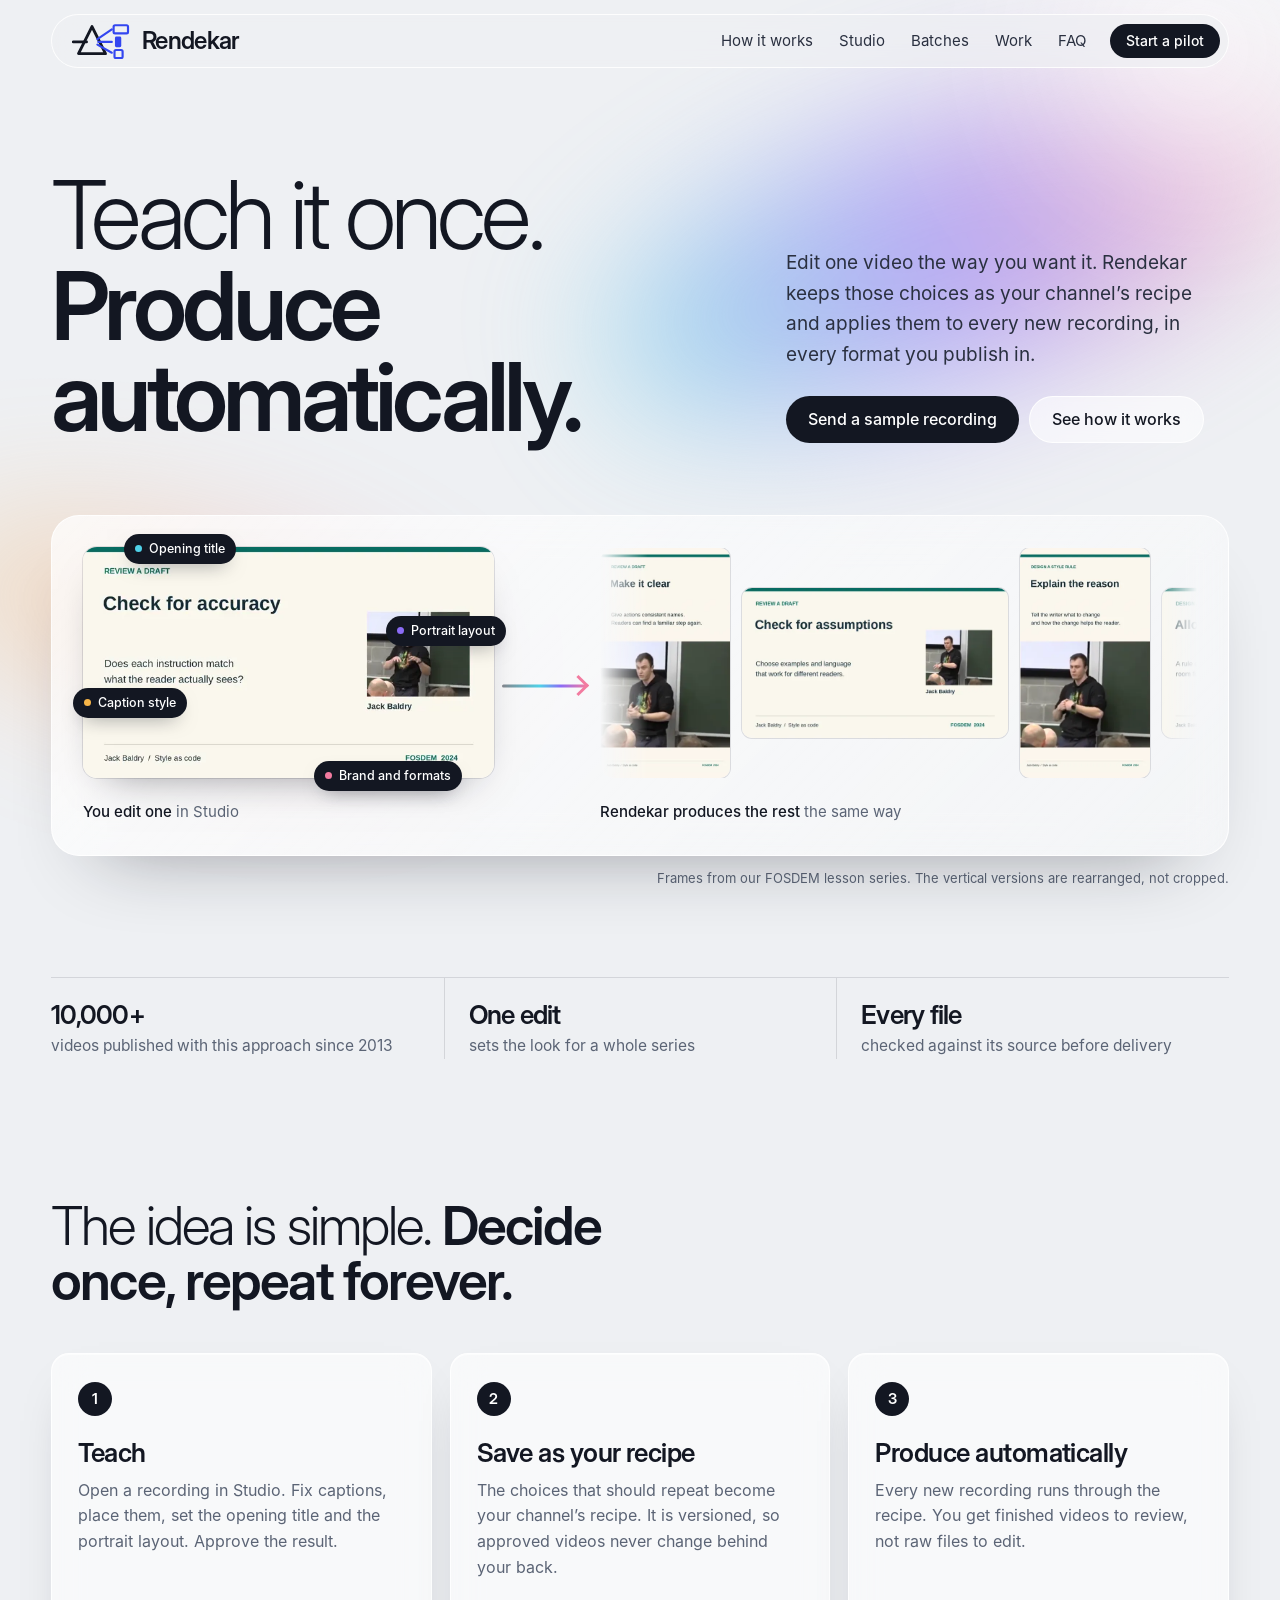
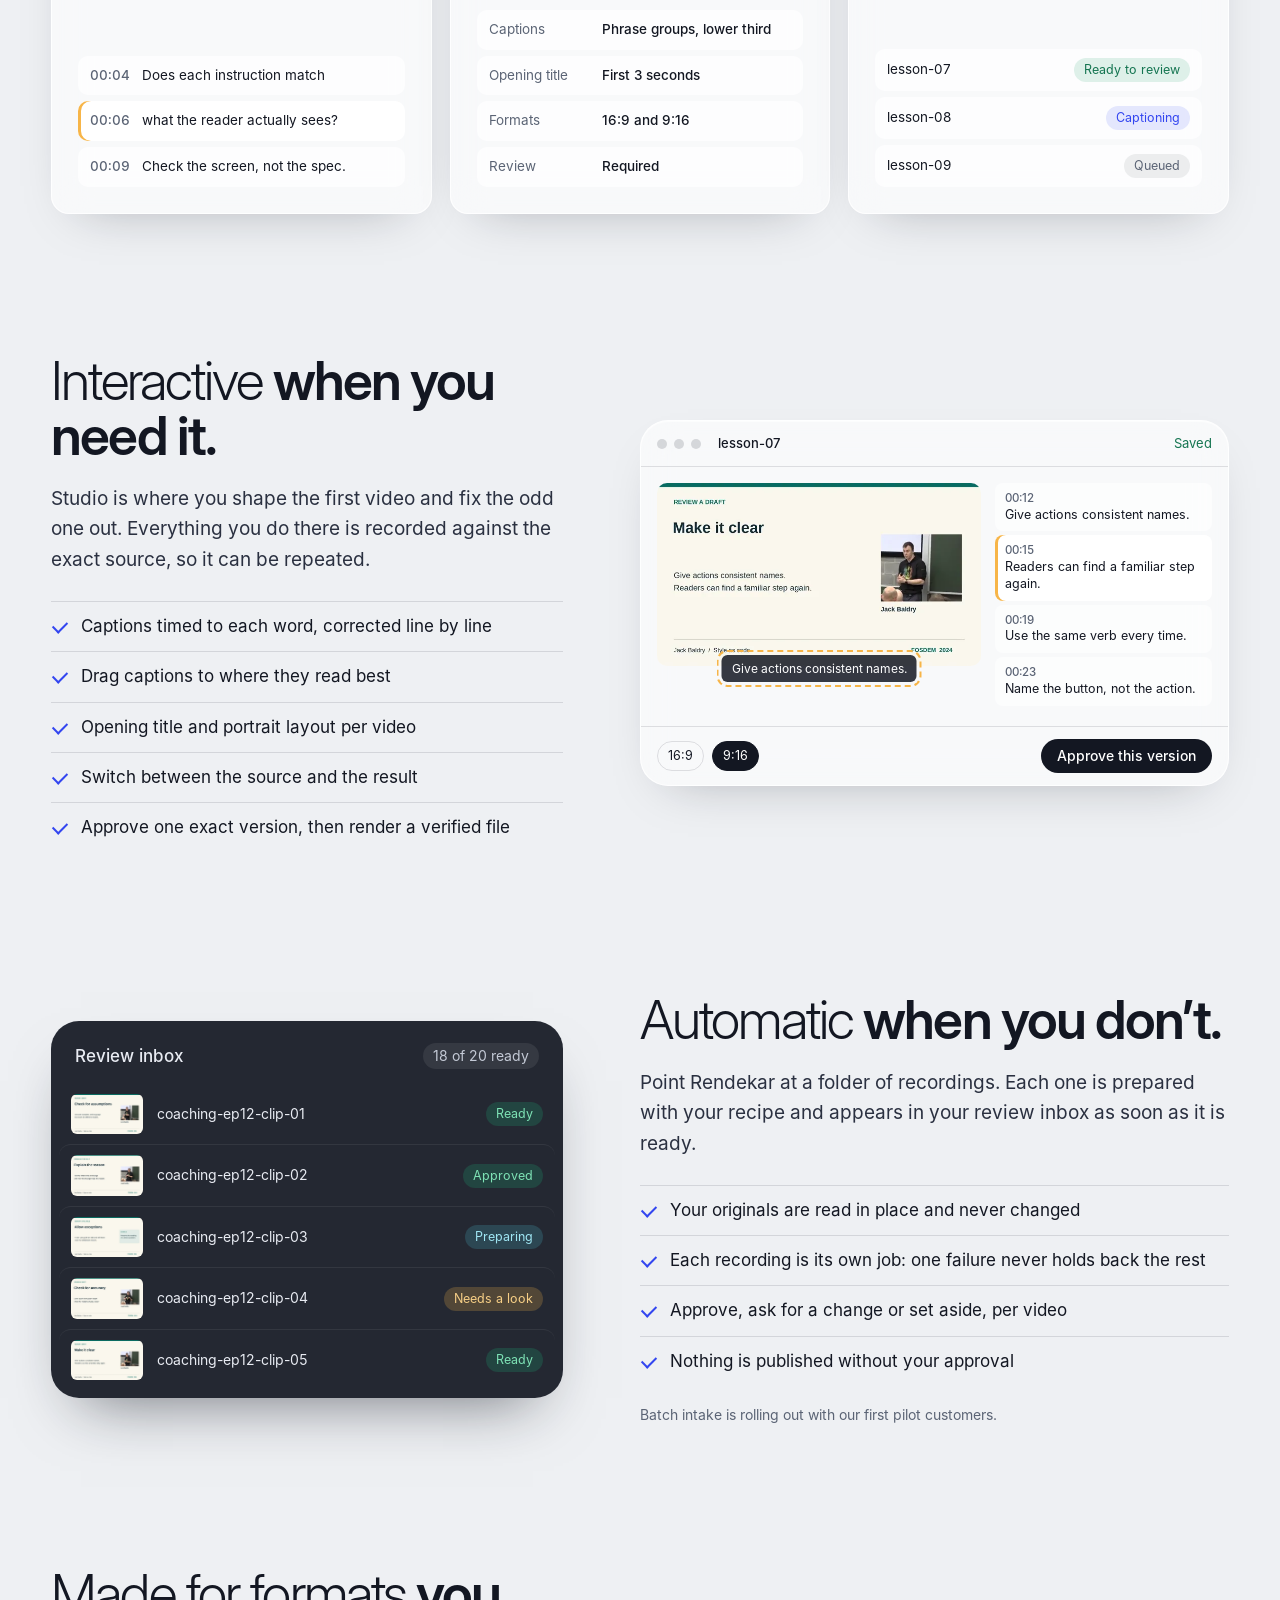
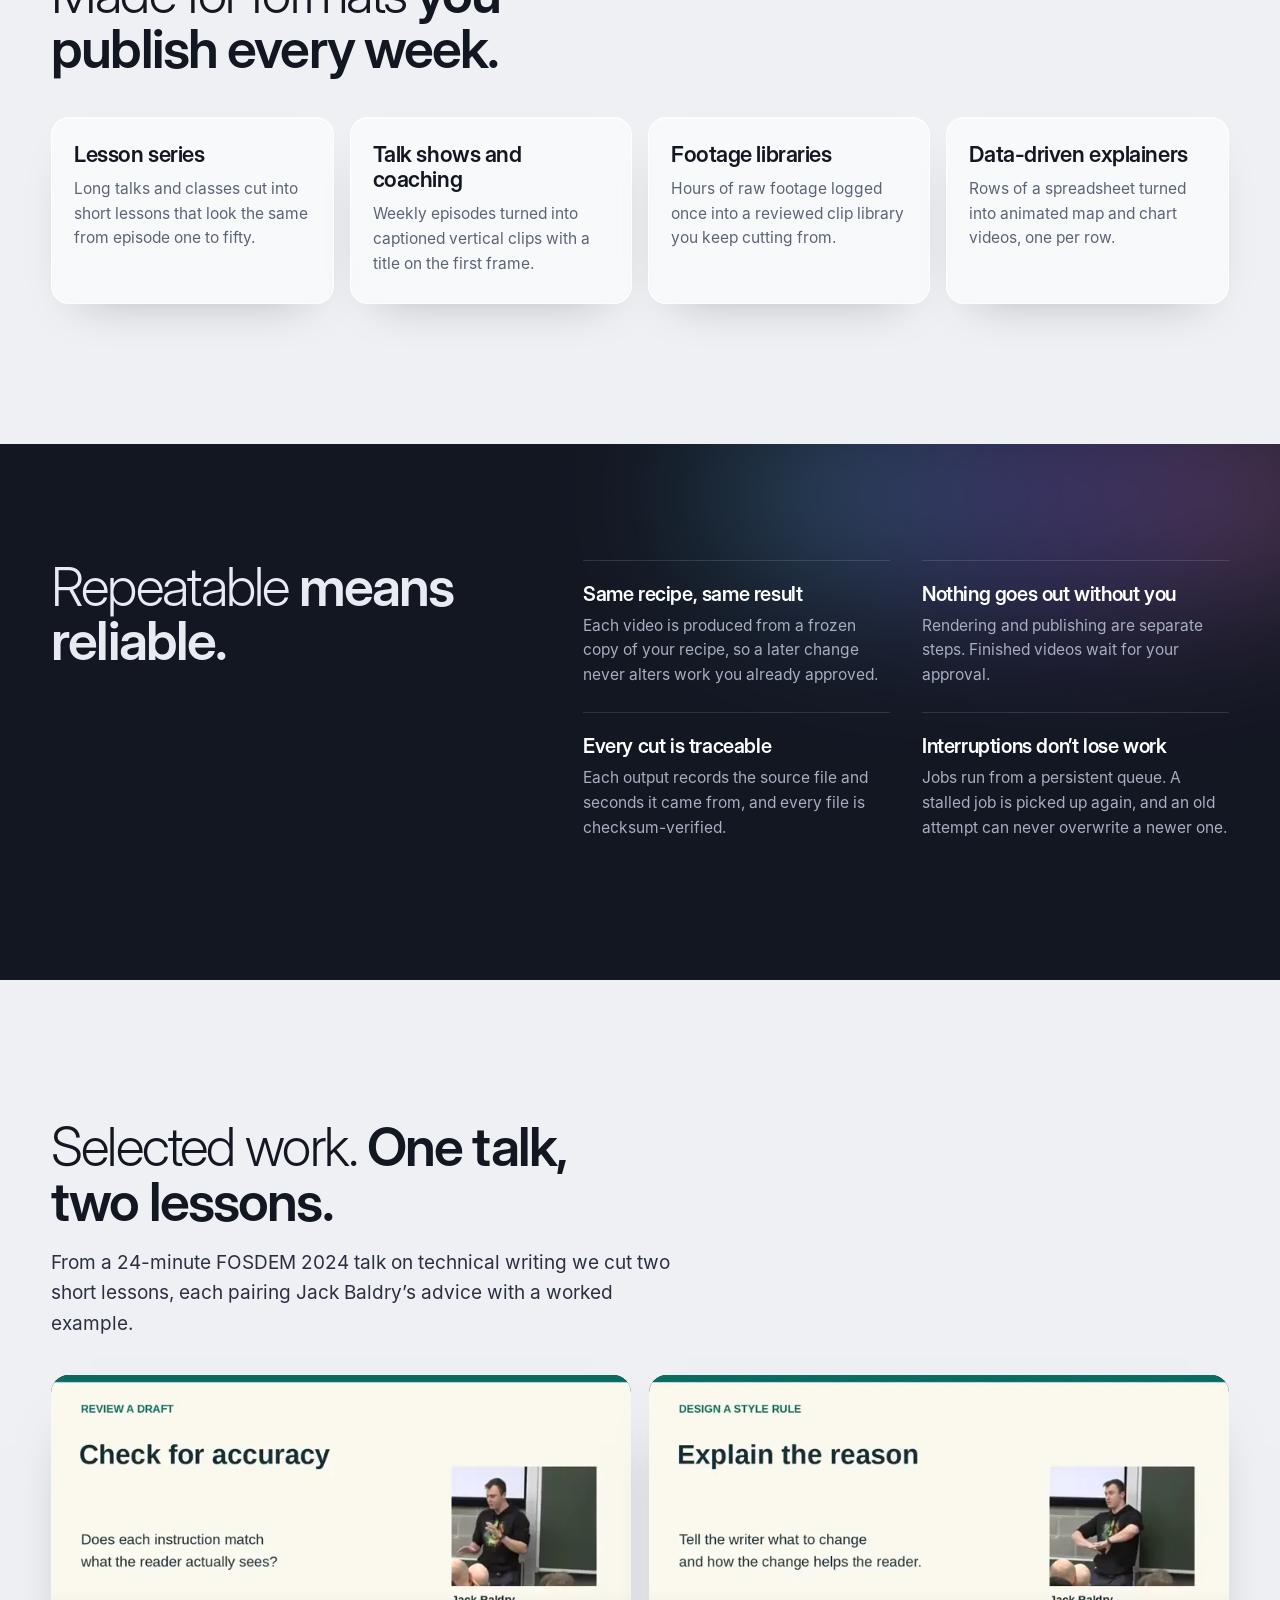
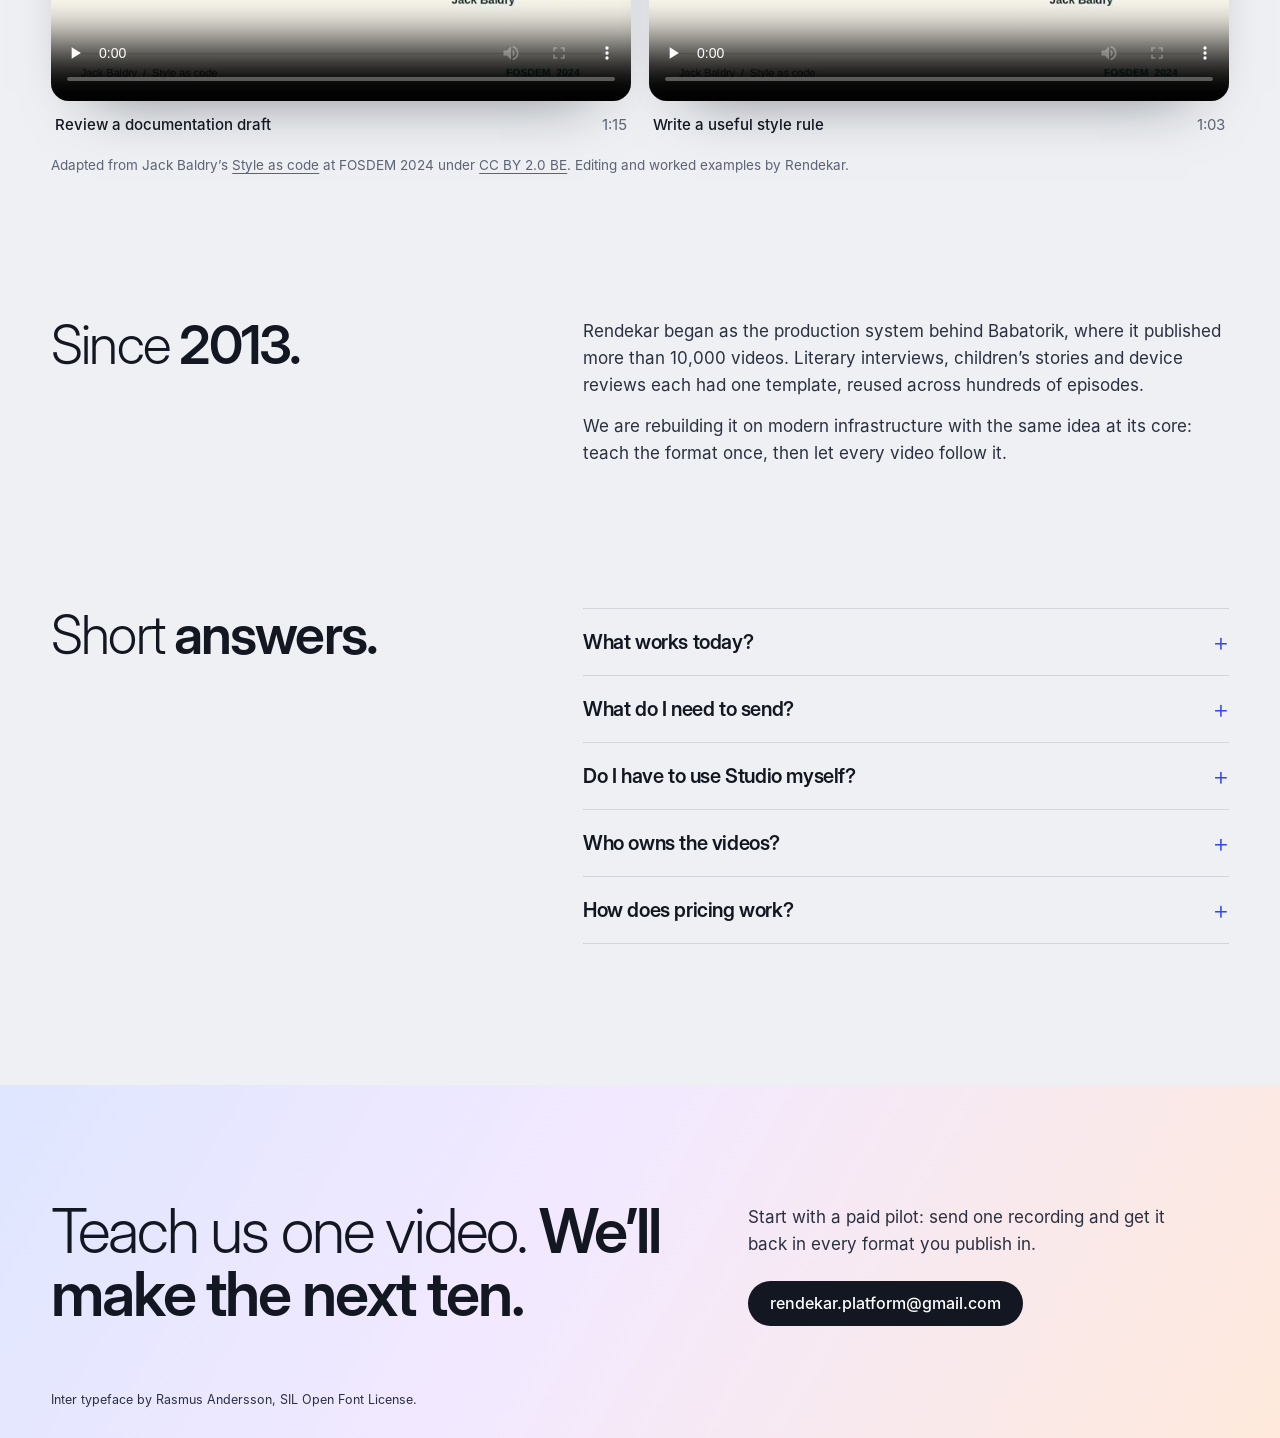
<file: index.html>
<!doctype html>
<html lang="en">
<head>
  <meta charset="utf-8">
  <meta name="viewport" content="width=device-width, initial-scale=1">
  <meta name="theme-color" content="#eef0f3">
  <title>Rendekar — Teach it once. Produce automatically.</title>
  <meta name="description" content="Edit one video in Rendekar Studio. Rendekar keeps those decisions as your channel’s recipe and applies them to every new recording, in every format, with your review before anything goes out.">
  <meta property="og:title" content="Rendekar — Teach it once. Produce automatically.">
  <meta property="og:description" content="Video production that learns your format from one edit and repeats it for every recording.">
  <meta property="og:image" content="media/frames/wide-1.webp">
  <link rel="preload" href="fonts/InterDisplay-SemiBold.woff" as="font" type="font/woff" crossorigin>
  <link rel="icon" href="favicon.svg" type="image/svg+xml">
  <link rel="stylesheet" href="style.css">
</head>
<body>
  <a class="skip" href="#main">Skip to content</a>
  <div class="leak" aria-hidden="true"><i></i><i></i><i></i></div>

  <header class="bar">
    <a class="brand" href="#main" aria-label="Rendekar home">
      <svg class="prism" viewBox="0 0 64 40" aria-hidden="true"><path d="M1 21h15" stroke="currentColor" stroke-width="3" stroke-linecap="round"/><path d="M22 4 37 34H7Z" fill="none" stroke="currentColor" stroke-width="3.2" stroke-linejoin="round"/><path d="M28 18 44 7M29 21h15M28 24l16 9" stroke="#3346f0" stroke-width="2.4" stroke-linecap="round"/><rect x="46" y="2.5" width="16" height="9" rx="1.6" fill="none" stroke="#3346f0" stroke-width="2.4"/><rect x="47.5" y="15" width="7" height="12" rx="1.6" fill="#3346f0"/><rect x="47" y="30" width="9" height="9" rx="1.6" fill="none" stroke="#3346f0" stroke-width="2.4"/></svg>
      Rendekar
    </a>
    <nav aria-label="Main navigation">
      <a href="#how">How it works</a>
      <a href="#studio">Studio</a>
      <a href="#batches">Batches</a>
      <a href="#work">Work</a>
      <a href="#faq">FAQ</a>
    </nav>
    <a class="btn btn-dark btn-small" href="mailto:rendekar.platform@gmail.com?subject=Pilot%20request">Start a pilot</a>
  </header>

  <main id="main">
    <section class="hero" aria-labelledby="hero-title">
      <div class="wrap hero-grid">
        <h1 id="hero-title"><span class="thin">Teach it once.</span> <span class="bold">Produce automatically.</span></h1>
        <div class="hero-side">
          <p>Edit one video the way you want it. Rendekar keeps those choices as your channel’s recipe and applies them to every new recording, in every format you publish in.</p>
          <div class="actions">
            <a class="btn btn-dark" href="mailto:rendekar.platform@gmail.com?subject=Sample%20recording%20for%20Rendekar">Send a sample recording</a>
            <a class="btn btn-glass" href="#how">See how it works</a>
          </div>
        </div>
      </div>

      <div class="wrap">
        <div class="stage" role="img" aria-label="One edited video on the left, styled the same way across many produced videos on the right">
          <div class="taught">
            <div class="taught-frame">
              <img src="media/frames/wide-1.webp" alt="" width="640" height="360">
              <span class="pin p1">Caption style</span>
              <span class="pin p2">Opening title</span>
              <span class="pin p3">Portrait layout</span>
              <span class="pin p4">Brand and formats</span>
            </div>
            <p class="stage-label"><strong>You edit one</strong> in Studio</p>
          </div>

          <div class="beam" aria-hidden="true"><span></span></div>

          <div class="produced">
            <div class="wall" aria-hidden="true">
              <div class="row">
                <div class="track">
                  <img class="t" src="media/frames/tall-2.webp" alt="" width="360" height="640"><img class="w" src="media/frames/wide-3.webp" alt="" width="640" height="360"><img class="t" src="media/frames/tall-4.webp" alt="" width="360" height="640"><img class="w" src="media/frames/wide-5.webp" alt="" width="640" height="360"><img class="t" src="media/frames/tall-1.webp" alt="" width="360" height="640"><img class="w" src="media/frames/wide-2.webp" alt="" width="640" height="360"><img class="t" src="media/frames/tall-3.webp" alt="" width="360" height="640"><img class="w" src="media/frames/wide-4.webp" alt="" width="640" height="360">
                  <img class="t" src="media/frames/tall-2.webp" alt="" width="360" height="640"><img class="w" src="media/frames/wide-3.webp" alt="" width="640" height="360"><img class="t" src="media/frames/tall-4.webp" alt="" width="360" height="640"><img class="w" src="media/frames/wide-5.webp" alt="" width="640" height="360"><img class="t" src="media/frames/tall-1.webp" alt="" width="360" height="640"><img class="w" src="media/frames/wide-2.webp" alt="" width="640" height="360"><img class="t" src="media/frames/tall-3.webp" alt="" width="360" height="640"><img class="w" src="media/frames/wide-4.webp" alt="" width="640" height="360">
                </div>
              </div>
            </div>
            <p class="stage-label"><strong>Rendekar produces the rest</strong> the same way</p>
          </div>
        </div>
        <p class="stage-note">Frames from our FOSDEM lesson series. The vertical versions are rearranged, not cropped.</p>
      </div>
    </section>

    <section class="facts wrap" aria-label="At a glance">
      <p><strong>10,000+</strong> videos published with this approach since 2013</p>
      <p><strong>One edit</strong> sets the look for a whole series</p>
      <p><strong>Every file</strong> checked against its source before delivery</p>
    </section>

    <section id="how" class="how wrap" aria-labelledby="how-title">
      <header class="sec-head">
        <h2 id="how-title"><span class="thin">The idea is simple.</span> Decide once, repeat forever.</h2>
      </header>
      <ol class="phases">
        <li class="glass">
          <span class="n">1</span>
          <h3>Teach</h3>
          <p>Open a recording in Studio. Fix captions, place them, set the opening title and the portrait layout. Approve the result.</p>
          <div class="mini mini-edit" aria-hidden="true">
            <div class="line"><b>00:04</b><span>Does each instruction match</span></div>
            <div class="line on"><b>00:06</b><span>what the reader actually sees?</span></div>
            <div class="line"><b>00:09</b><span>Check the screen, not the spec.</span></div>
          </div>
        </li>
        <li class="glass">
          <span class="n">2</span>
          <h3>Save as your recipe</h3>
          <p>The choices that should repeat become your channel’s recipe. It is versioned, so approved videos never change behind your back.</p>
          <dl class="mini mini-recipe" aria-hidden="true">
            <div><dt>Captions</dt><dd>Phrase groups, lower third</dd></div>
            <div><dt>Opening title</dt><dd>First 3 seconds</dd></div>
            <div><dt>Formats</dt><dd>16:9 and 9:16</dd></div>
            <div><dt>Review</dt><dd>Required</dd></div>
          </dl>
        </li>
        <li class="glass">
          <span class="n">3</span>
          <h3>Produce automatically</h3>
          <p>Every new recording runs through the recipe. You get finished videos to review, not raw files to edit.</p>
          <ul class="mini mini-queue" aria-hidden="true">
            <li><span>lesson-07</span><em class="ok">Ready to review</em></li>
            <li><span>lesson-08</span><em class="run">Captioning</em></li>
            <li><span>lesson-09</span><em>Queued</em></li>
          </ul>
        </li>
      </ol>
    </section>

    <section id="studio" class="split wrap" aria-labelledby="studio-title">
      <div class="split-copy">
        <h2 id="studio-title"><span class="thin">Interactive</span> when you need it.</h2>
        <p class="lead">Studio is where you shape the first video and fix the odd one out. Everything you do there is recorded against the exact source, so it can be repeated.</p>
        <ul class="ticks">
          <li>Captions timed to each word, corrected line by line</li>
          <li>Drag captions to where they read best</li>
          <li>Opening title and portrait layout per video</li>
          <li>Switch between the source and the result</li>
          <li>Approve one exact version, then render a verified file</li>
        </ul>
      </div>
      <div class="studio glass" aria-hidden="true">
        <div class="studio-top"><i></i><i></i><i></i><span>lesson-07</span><em>Saved</em></div>
        <div class="studio-body">
          <div class="studio-player">
            <img src="media/frames/wide-2.webp" alt="" width="640" height="360">
            <span class="cap">Give actions consistent names.</span>
          </div>
          <ul class="studio-cues">
            <li><b>00:12</b>Give actions consistent names.</li>
            <li class="on"><b>00:15</b>Readers can find a familiar step again.</li>
            <li><b>00:19</b>Use the same verb every time.</li>
            <li><b>00:23</b>Name the button, not the action.</li>
          </ul>
        </div>
        <div class="studio-foot"><span class="chip">16:9</span><span class="chip on">9:16</span><span class="grow"></span><span class="btn btn-small btn-dark">Approve this version</span></div>
      </div>
    </section>

    <section id="batches" class="split split-rev wrap" aria-labelledby="batch-title">
      <div class="split-copy">
        <h2 id="batch-title"><span class="thin">Automatic</span> when you don’t.</h2>
        <p class="lead">Point Rendekar at a folder of recordings. Each one is prepared with your recipe and appears in your review inbox as soon as it is ready.</p>
        <ul class="ticks">
          <li>Your originals are read in place and never changed</li>
          <li>Each recording is its own job: one failure never holds back the rest</li>
          <li>Approve, ask for a change or set aside, per video</li>
          <li>Nothing is published without your approval</li>
        </ul>
        <p class="status-note">Batch intake is rolling out with our first pilot customers.</p>
      </div>
      <div class="inbox glass-dark" aria-hidden="true">
        <div class="inbox-head"><span>Review inbox</span><em>18 of 20 ready</em></div>
        <ul>
          <li><span class="thumb" style="background-image:url(media/frames/wide-3.webp)"></span><span class="name">coaching-ep12-clip-01</span><em class="ok">Ready</em></li>
          <li><span class="thumb" style="background-image:url(media/frames/wide-4.webp)"></span><span class="name">coaching-ep12-clip-02</span><em class="ok">Approved</em></li>
          <li><span class="thumb" style="background-image:url(media/frames/wide-5.webp)"></span><span class="name">coaching-ep12-clip-03</span><em class="run">Preparing</em></li>
          <li><span class="thumb" style="background-image:url(media/frames/wide-1.webp)"></span><span class="name">coaching-ep12-clip-04</span><em class="warn">Needs a look</em></li>
          <li><span class="thumb" style="background-image:url(media/frames/wide-2.webp)"></span><span class="name">coaching-ep12-clip-05</span><em class="ok">Ready</em></li>
        </ul>
      </div>
    </section>

    <section class="uses wrap" aria-labelledby="uses-title">
      <h2 id="uses-title"><span class="thin">Made for formats</span> you publish every week.</h2>
      <div class="uses-grid">
        <article class="glass"><h3>Lesson series</h3><p>Long talks and classes cut into short lessons that look the same from episode one to fifty.</p></article>
        <article class="glass"><h3>Talk shows and coaching</h3><p>Weekly episodes turned into captioned vertical clips with a title on the first frame.</p></article>
        <article class="glass"><h3>Footage libraries</h3><p>Hours of raw footage logged once into a reviewed clip library you keep cutting from.</p></article>
        <article class="glass"><h3>Data-driven explainers</h3><p>Rows of a spreadsheet turned into animated map and chart videos, one per row.</p></article>
      </div>
    </section>

    <section id="reliability" class="rel" aria-labelledby="rel-title">
      <div class="wrap rel-grid">
        <h2 id="rel-title"><span class="thin">Repeatable</span> means reliable.</h2>
        <ul>
          <li><h3>Same recipe, same result</h3><p>Each video is produced from a frozen copy of your recipe, so a later change never alters work you already approved.</p></li>
          <li><h3>Nothing goes out without you</h3><p>Rendering and publishing are separate steps. Finished videos wait for your approval.</p></li>
          <li><h3>Every cut is traceable</h3><p>Each output records the source file and seconds it came from, and every file is checksum-verified.</p></li>
          <li><h3>Interruptions don’t lose work</h3><p>Jobs run from a persistent queue. A stalled job is picked up again, and an old attempt can never overwrite a newer one.</p></li>
        </ul>
      </div>
    </section>

    <section id="work" class="work wrap" aria-labelledby="work-title">
      <h2 id="work-title"><span class="thin">Selected work.</span> One talk, two lessons.</h2>
      <p class="lead">From a 24-minute FOSDEM 2024 talk on technical writing we cut two short lessons, each pairing Jack Baldry’s advice with a worked example.</p>
      <div class="videos">
        <figure>
          <video controls playsinline preload="none" poster="media/Review-a-documentation-draft.webp" src="media/Review-a-documentation-draft.mp4" aria-label="Review a documentation draft"></video>
          <figcaption><strong>Review a documentation draft</strong><span>1:15</span></figcaption>
        </figure>
        <figure>
          <video controls playsinline preload="none" poster="media/Write-a-useful-style-rule.webp" src="media/Write-a-useful-style-rule.mp4" aria-label="Write a useful style rule"></video>
          <figcaption><strong>Write a useful style rule</strong><span>1:03</span></figcaption>
        </figure>
      </div>
      <p class="credits">Adapted from Jack Baldry’s <a href="https://archive.fosdem.org/2024/schedule/track/tool-the-docs/">Style as code</a> at FOSDEM 2024 under <a href="https://creativecommons.org/licenses/by/2.0/be/">CC BY 2.0 BE</a>. Editing and worked examples by Rendekar.</p>
    </section>

    <section class="since wrap" aria-labelledby="since-title">
      <h2 id="since-title"><span class="thin">Since</span> 2013.</h2>
      <div>
        <p>Rendekar began as the production system behind Babatorik, where it published more than 10,000 videos. Literary interviews, children’s stories and device reviews each had one template, reused across hundreds of episodes.</p>
        <p>We are rebuilding it on modern infrastructure with the same idea at its core: teach the format once, then let every video follow it.</p>
      </div>
    </section>

    <section id="faq" class="faq wrap" aria-labelledby="faq-title">
      <h2 id="faq-title"><span class="thin">Short</span> answers.</h2>
      <div class="faq-list">
        <details><summary>What works today?</summary><p>Studio editing and review, word-timed captions, opening titles, portrait layouts, approval of exact versions and verified rendering. Batch intake from a folder is rolling out with pilot customers. Direct posting to your social accounts is on the roadmap.</p></details>
        <details><summary>What do I need to send?</summary><p>A few recordings, your logo and fonts if you have them, and an example of a video you like. We set up the recipe with you on the first one.</p></details>
        <details><summary>Do I have to use Studio myself?</summary><p>No. We can run Studio for you as a service: you send recordings and review finished videos.</p></details>
        <details><summary>Who owns the videos?</summary><p>Your footage and the finished videos stay yours. We only read your source files and never change them.</p></details>
        <details><summary>How does pricing work?</summary><p>We start with a small paid pilot so you can judge the result. After that, pricing is per video or monthly, based on volume.</p></details>
      </div>
    </section>
  </main>

  <footer class="end">
    <div class="wrap end-grid">
      <h2><span class="thin">Teach us one video.</span> We’ll make the next ten.</h2>
      <div>
        <p>Start with a paid pilot: send one recording and get it back in every format you publish in.</p>
        <a class="btn btn-dark" href="mailto:rendekar.platform@gmail.com?subject=Pilot%20request">rendekar.platform@gmail.com</a>
      </div>
    </div>
    <p class="wrap fine">Inter typeface by Rasmus Andersson, SIL Open Font License.</p>
  </footer>
</body>
</html>
</file>
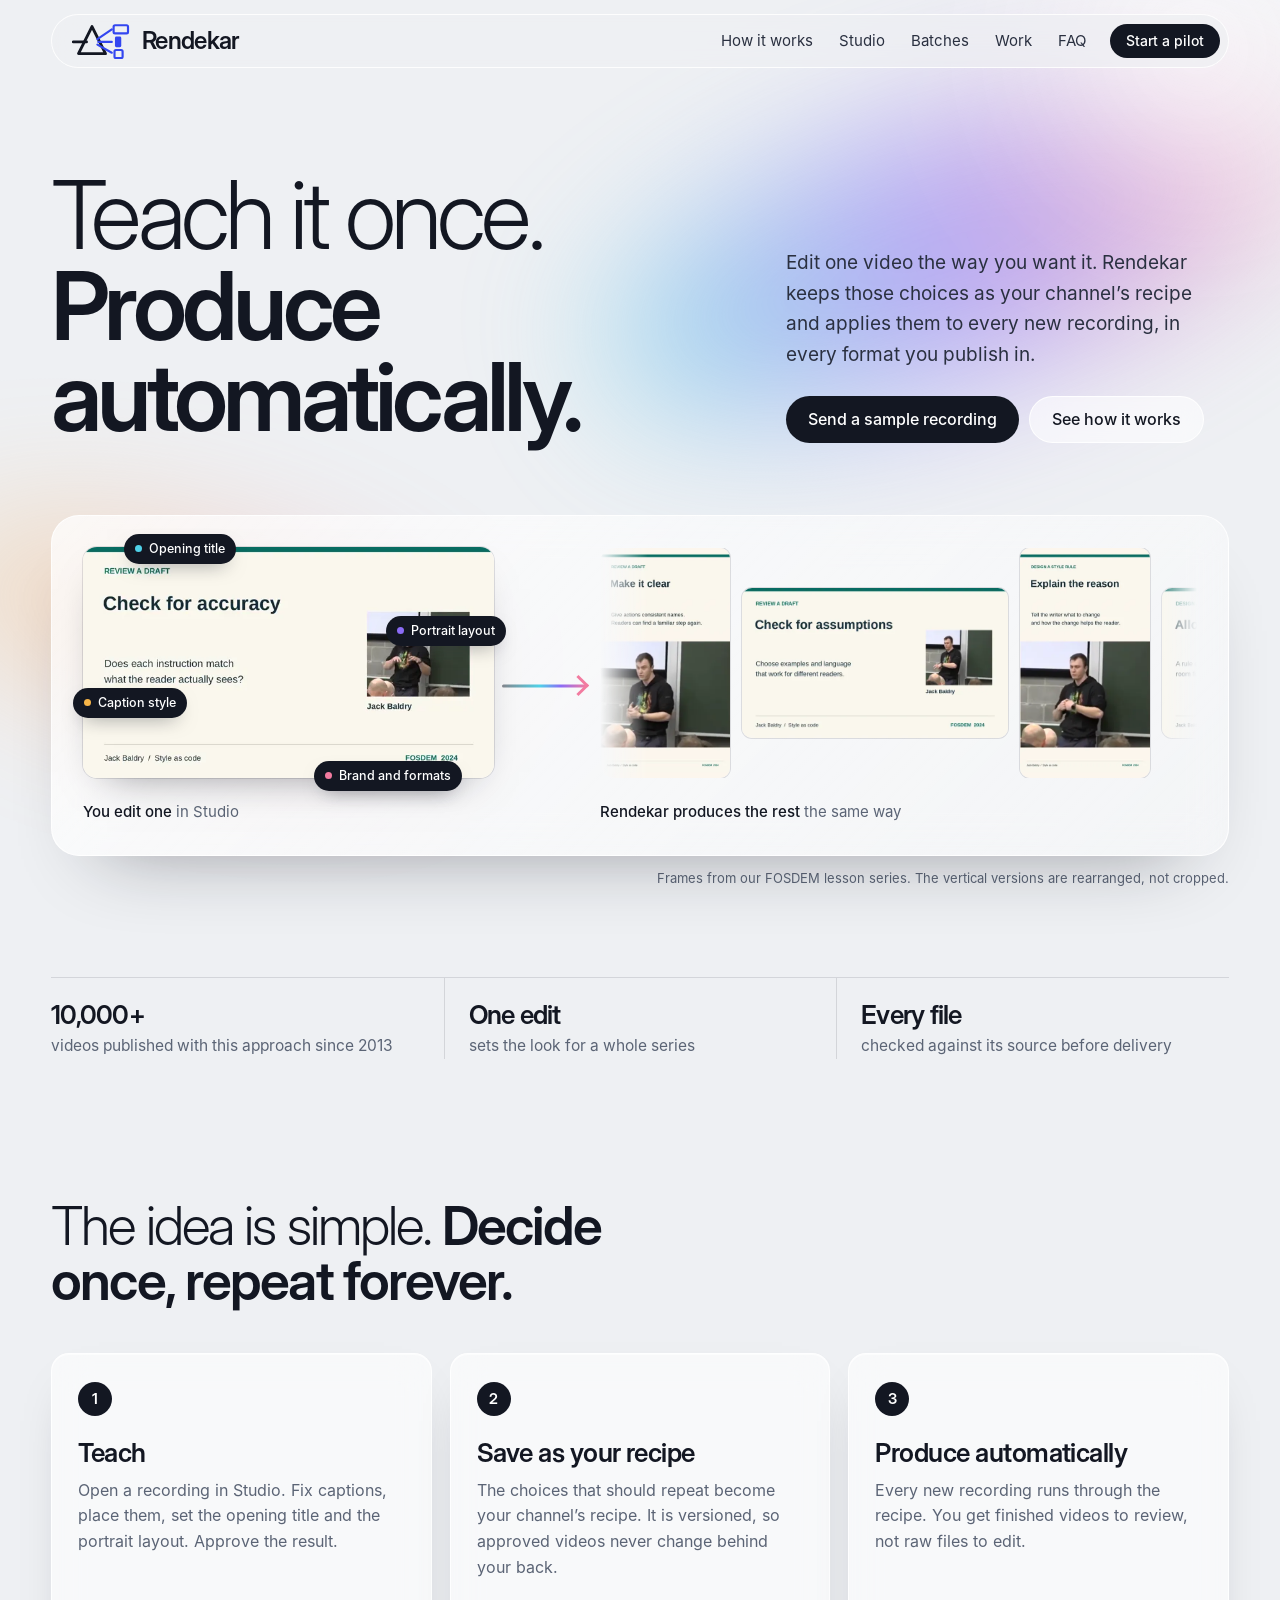
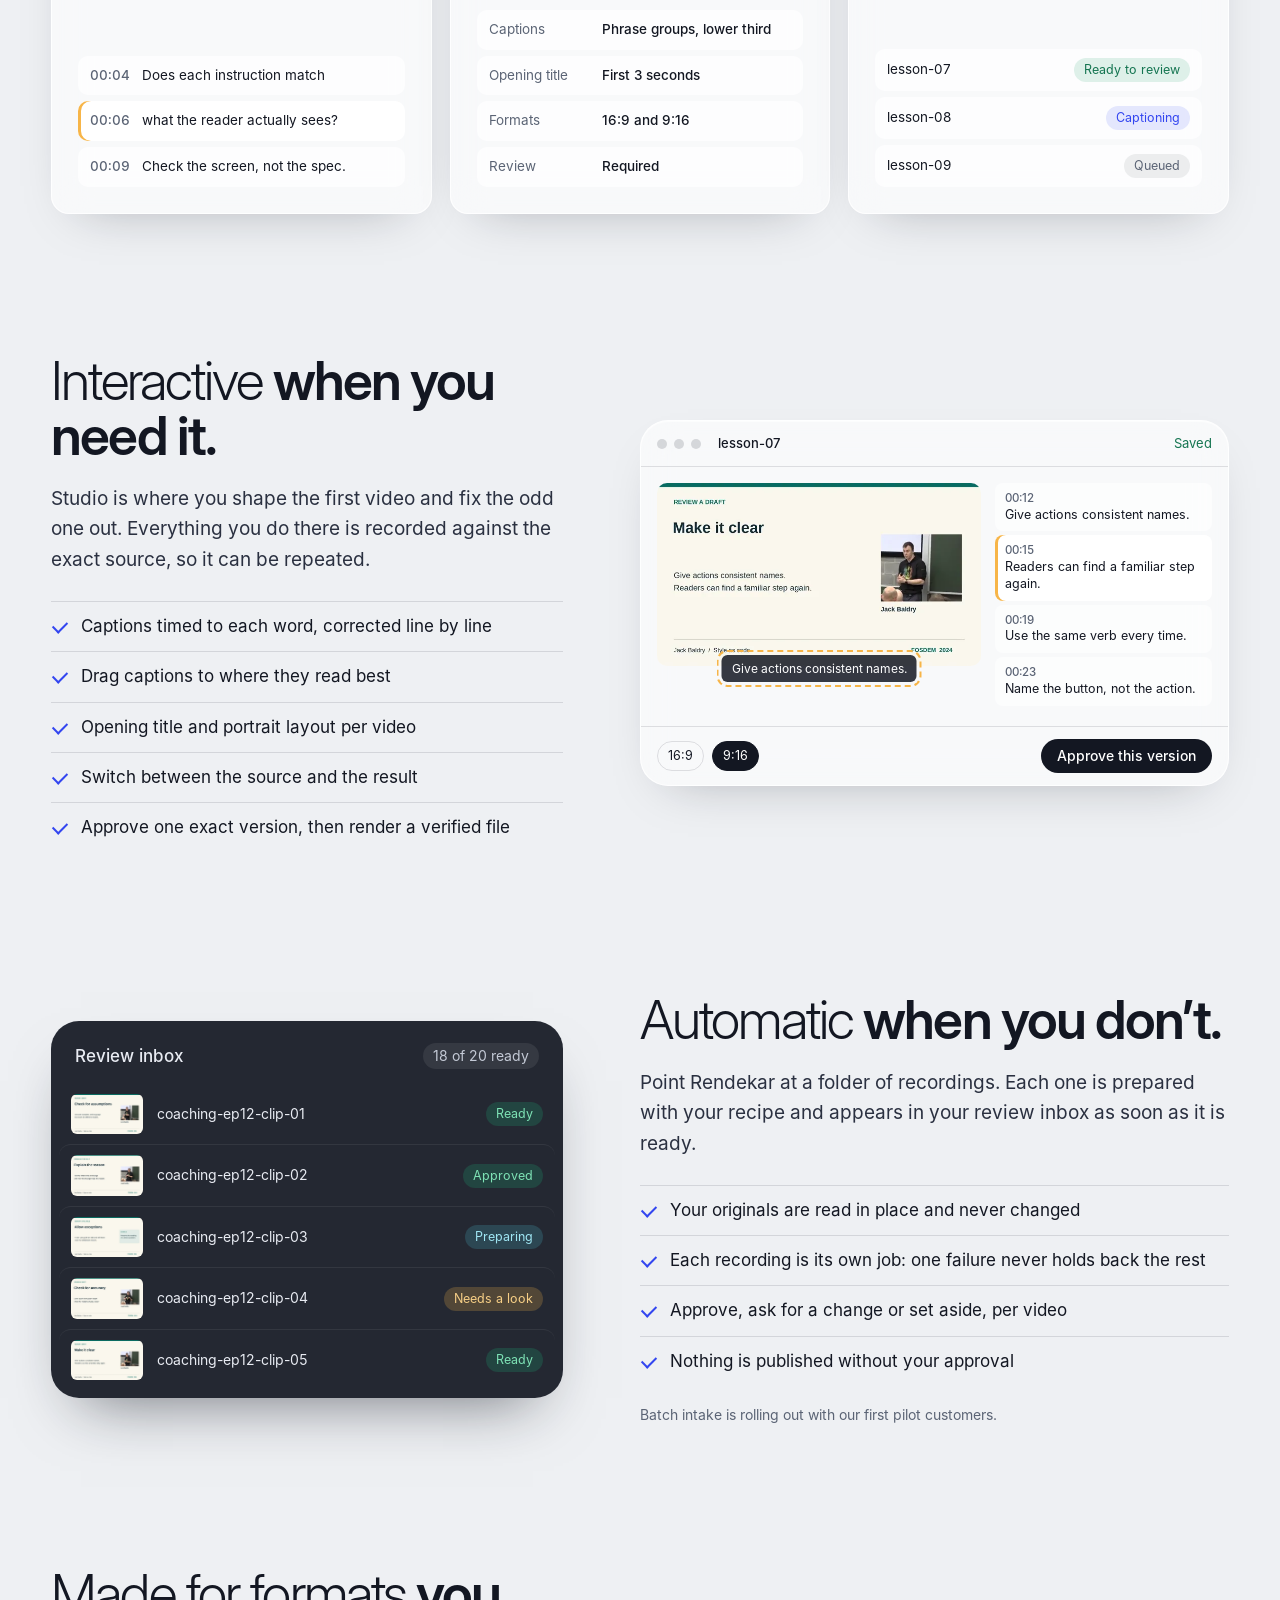
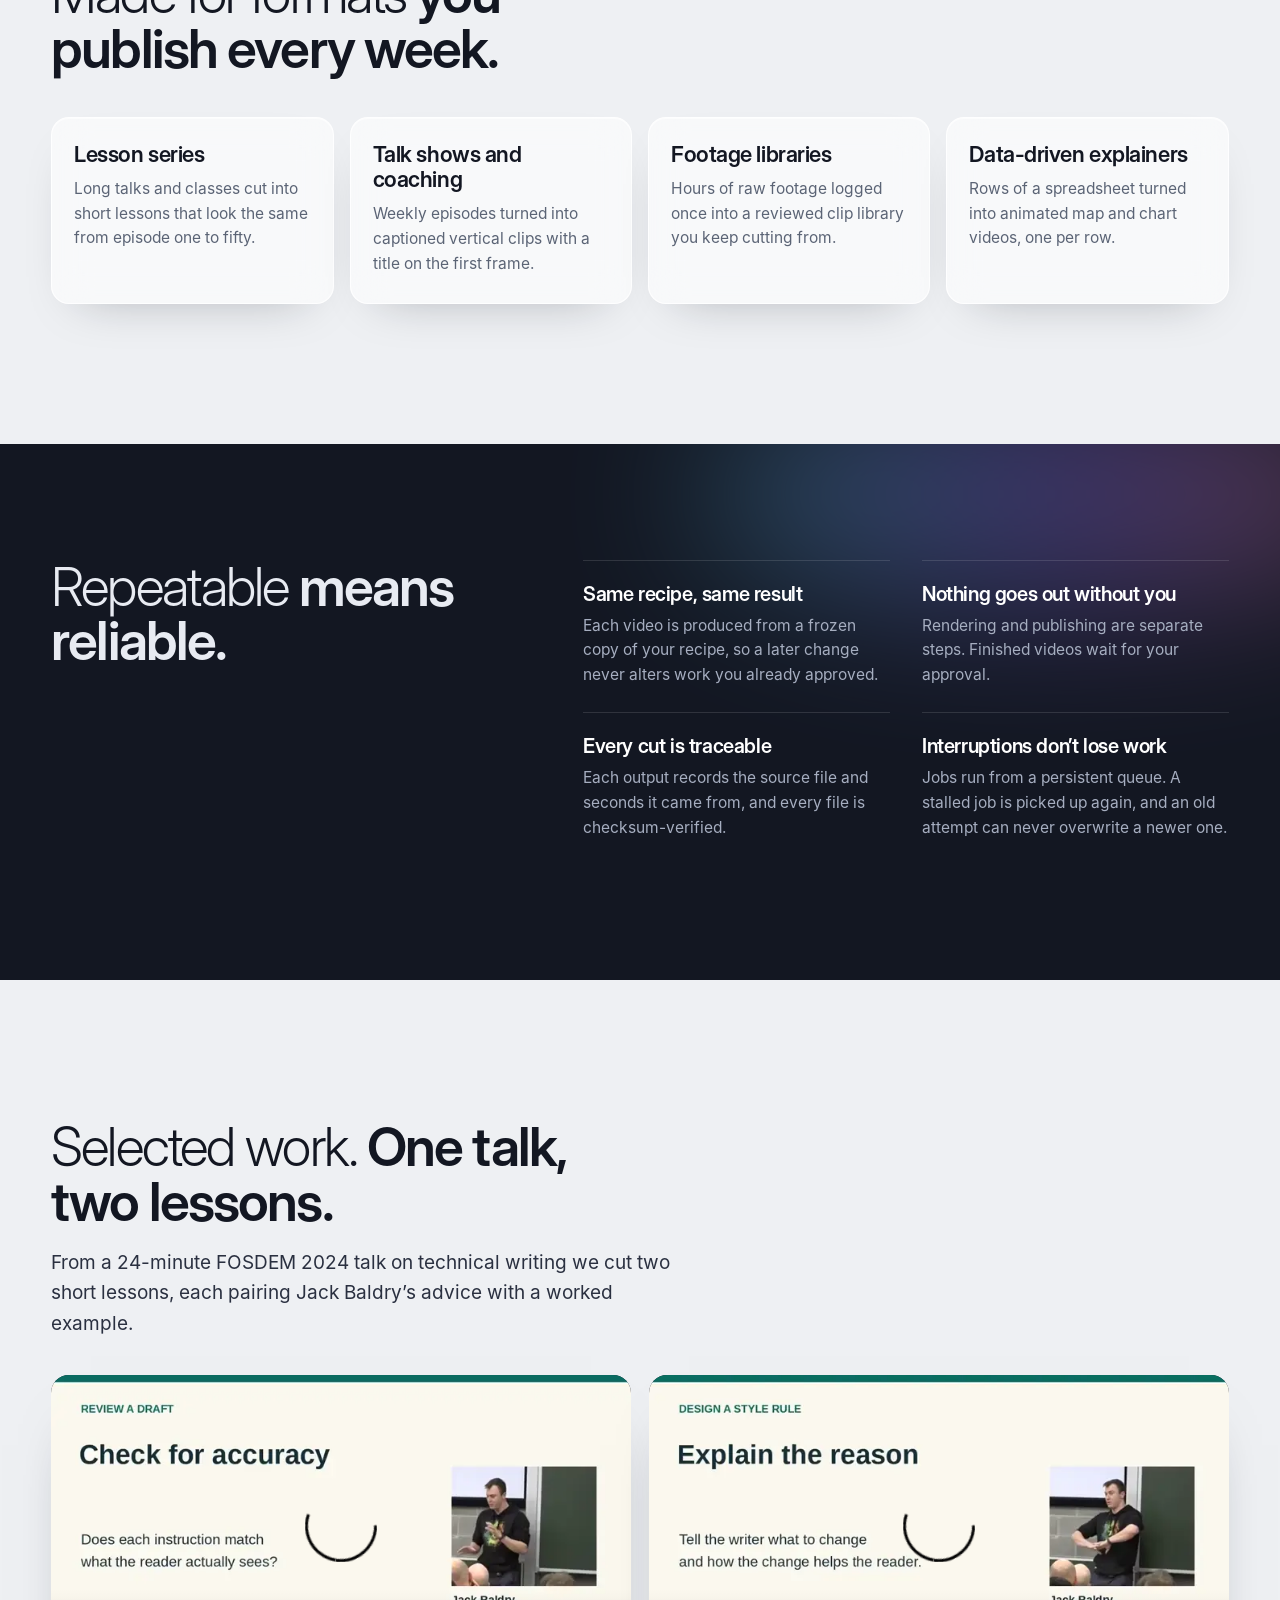
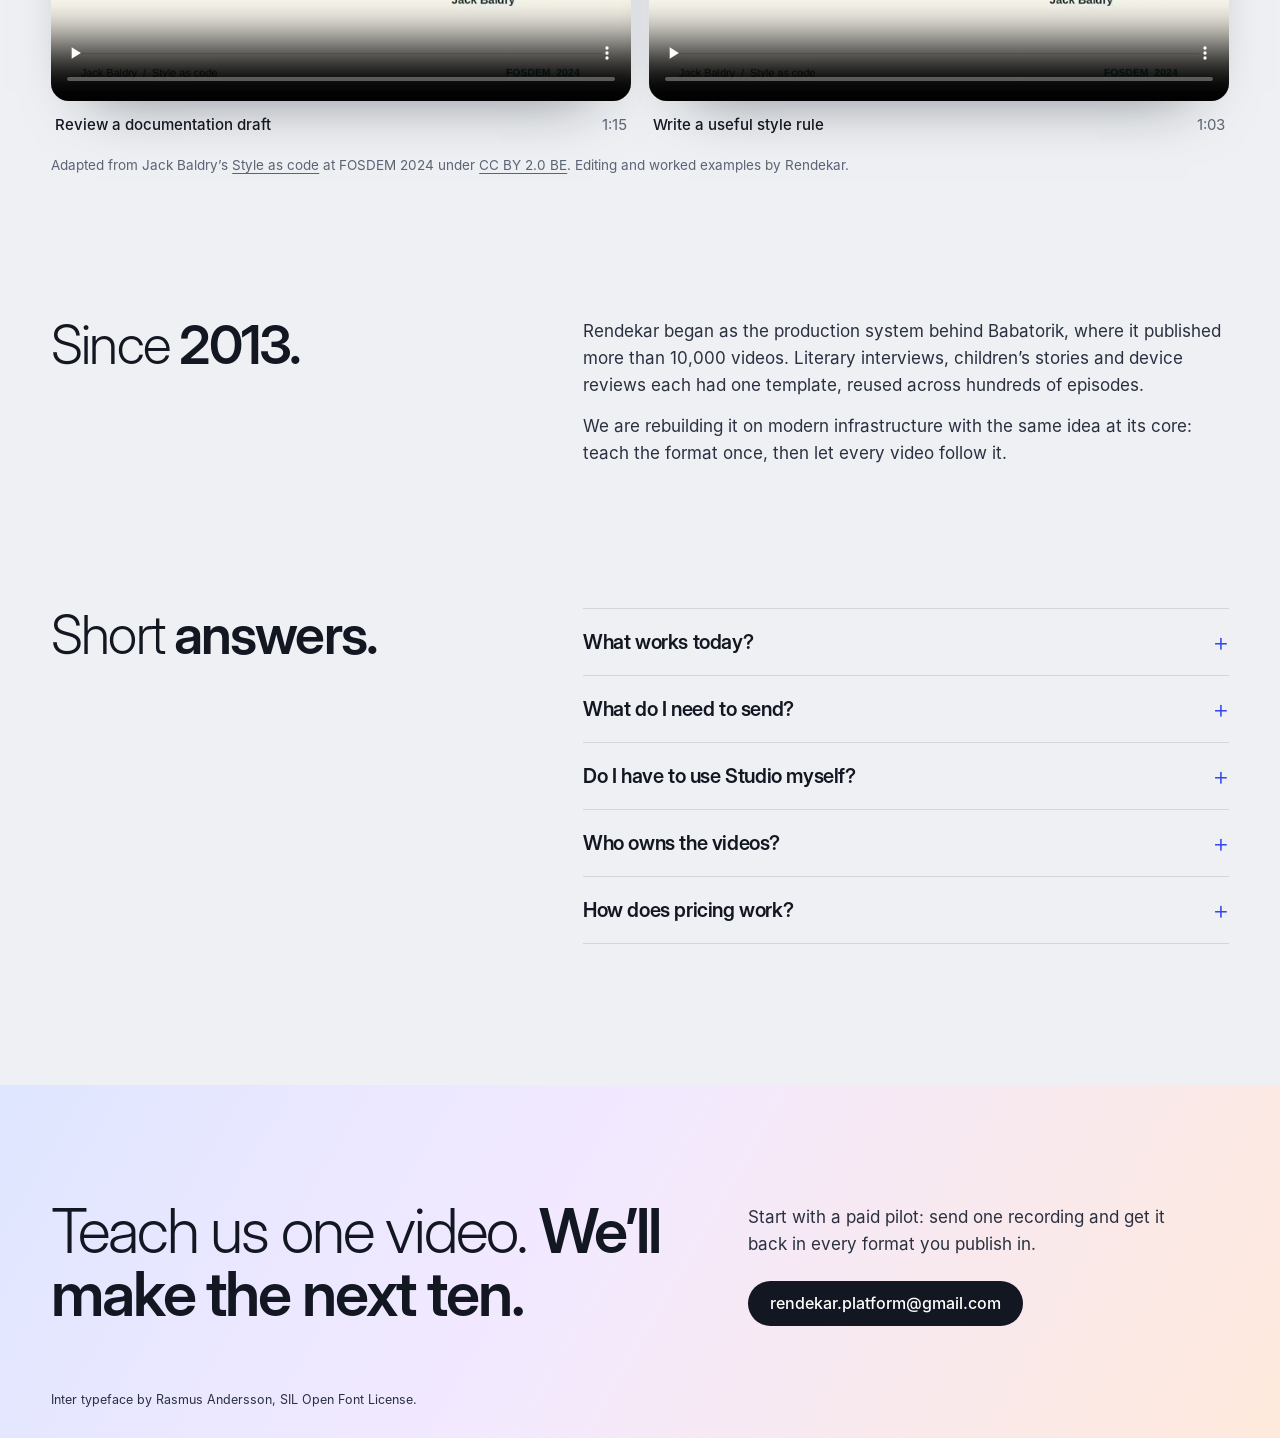
<file: en.html>
<!doctype html>
<html lang="en">
<head>
  <meta charset="utf-8">
  <meta name="viewport" content="width=device-width, initial-scale=1">
  <meta http-equiv="refresh" content="0; url=./">
  <title>Rendekar — Portfolio</title>
</head>
<body><p><a href="./">Open the Rendekar portfolio</a></p></body>
</html>
</file>
<file: style.css>
@font-face { font-family: "Inter Display"; src: url(fonts/InterDisplay-Light.woff) format("woff"); font-weight: 300; font-display: swap; }
@font-face { font-family: "Inter Display"; src: url(fonts/InterDisplay-SemiBold.woff) format("woff"); font-weight: 600; font-display: swap; }
@font-face { font-family: "Inter"; src: url(fonts/Inter-Regular.woff) format("woff"); font-weight: 400; font-display: swap; }
@font-face { font-family: "Inter"; src: url(fonts/Inter-Medium.woff) format("woff"); font-weight: 500; font-display: swap; }

:root {
  --fog: #eef0f3;
  --ink: #131722;
  --muted: #5b6475;
  --line: rgba(19, 23, 34, .12);
  --cobalt: #3346f0;
  --cyan: #4fd1e8;
  --violet: #8b6cf6;
  --amber: #f7b548;
  --rose: #f27ba0;
  --glass: rgba(255, 255, 255, .58);
  --glass-edge: rgba(255, 255, 255, .85);
  --display: "Inter Display", "Inter", ui-sans-serif, system-ui, sans-serif;
  --text: "Inter", ui-sans-serif, system-ui, -apple-system, "Segoe UI", sans-serif;
  --r-lg: 28px;
  --r-md: 18px;
}

* { box-sizing: border-box; }
html { scroll-behavior: smooth; }
body { margin: 0; background: var(--fog); color: var(--ink); font: 400 17px/1.6 var(--text); -webkit-font-smoothing: antialiased; overflow-x: hidden; }
h1, h2, h3, p, figure, dl, dd, ol, ul { margin: 0; }
ol, ul { padding: 0; list-style: none; }
img, video { display: block; max-width: 100%; }
img { height: auto; }
a { color: inherit; text-underline-offset: .2em; }
:focus-visible { outline: 3px solid var(--cobalt); outline-offset: 3px; border-radius: 6px; }
.skip { position: absolute; left: 1rem; top: -9rem; z-index: 20; padding: .6rem 1rem; background: #fff; }
.skip:focus { top: 1rem; }
.wrap { width: min(92%, 1240px); margin-inline: auto; }

/* Prism light leaks behind the page top */
.leak { position: absolute; inset: 0 0 auto 0; height: 1100px; pointer-events: none; overflow: hidden; z-index: 0; }
.leak i { position: absolute; border-radius: 50%; filter: blur(70px); opacity: .55; }
.leak i:nth-child(1) { width: 720px; height: 260px; left: 46%; top: 120px; transform: rotate(-18deg); background: linear-gradient(90deg, var(--cyan), var(--violet), var(--rose)); }
.leak i:nth-child(2) { width: 520px; height: 180px; left: -6%; top: 540px; transform: rotate(14deg); background: linear-gradient(90deg, var(--amber), var(--rose)); opacity: .35; }
.leak i:nth-child(3) { width: 420px; height: 420px; right: -10%; top: -160px; background: radial-gradient(circle, #fff, transparent 70%); opacity: .9; }
main, .bar, .end { position: relative; z-index: 1; }

/* Type */
h1, h2, h3 { font-family: var(--display); font-weight: 600; letter-spacing: -.035em; line-height: 1.02; }
.thin { font-weight: 300; }
h1 { font-size: clamp(48px, 7.4vw, 112px); letter-spacing: -.05em; line-height: .96; }
h1 span { display: block; }
h2 { font-size: clamp(34px, 4.2vw, 58px); max-width: 18ch; }
h3 { font-size: 22px; letter-spacing: -.02em; line-height: 1.15; }
.lead { font-size: 19px; color: #2a3040; max-width: 52ch; }

/* Buttons */
.btn { display: inline-flex; align-items: center; justify-content: center; padding: 13px 22px; border-radius: 999px; font: 500 16px/1.2 var(--text); text-decoration: none; white-space: nowrap; border: 0; }
.btn-dark { background: var(--ink); color: #fff; }
.btn-dark:hover { background: var(--cobalt); }
.btn-glass { background: var(--glass); border: 1px solid var(--glass-edge); backdrop-filter: blur(14px); -webkit-backdrop-filter: blur(14px); }
.btn-glass:hover { background: #fff; }
.btn-small { padding: 9px 16px; font-size: 14px; }

/* Glass surfaces */
.glass { background: var(--glass); border: 1px solid var(--glass-edge); border-radius: var(--r-md); backdrop-filter: blur(18px) saturate(1.2); -webkit-backdrop-filter: blur(18px) saturate(1.2); box-shadow: 0 1px 0 rgba(255,255,255,.6) inset, 0 20px 50px -30px rgba(19,23,34,.35); }
.glass-dark { background: rgba(19, 23, 34, .92); color: #e8ebf2; border-radius: var(--r-md); box-shadow: 0 30px 60px -30px rgba(19,23,34,.6); }

/* Top bar: floating pill */
.bar { position: sticky; top: 14px; z-index: 10; width: min(92%, 1240px); margin: 14px auto 0; display: flex; align-items: center; gap: 24px; padding: 8px 8px 8px 20px; border-radius: 999px; background: rgba(238, 240, 243, .7); border: 1px solid var(--glass-edge); backdrop-filter: blur(16px); -webkit-backdrop-filter: blur(16px); }
.brand { display: flex; align-items: center; gap: 12px; font: 600 24px/1 var(--display); letter-spacing: -.03em; text-decoration: none; }
.prism { width: 58px; height: 36px; }
nav { display: flex; gap: 26px; margin-left: auto; font-size: 15px; }
nav a { text-decoration: none; color: #2a3040; }
nav a:hover { color: var(--cobalt); }

/* Hero */
.hero { padding: clamp(56px, 8vw, 110px) 0 32px; }
.hero-grid { display: grid; grid-template-columns: 1.55fr 1fr; gap: 48px; align-items: end; }
.hero-side p { font-size: 19px; color: #2a3040; max-width: 38ch; }
.actions { display: flex; flex-wrap: wrap; gap: 10px; margin-top: 26px; }

.stage { margin-top: clamp(40px, 6vw, 72px); display: grid; grid-template-columns: minmax(0, 1fr) 90px minmax(0, 1.45fr); align-items: center; gap: 8px; padding: clamp(18px, 2.4vw, 32px); border-radius: var(--r-lg); background: linear-gradient(135deg, rgba(255,255,255,.75), rgba(255,255,255,.35)); border: 1px solid var(--glass-edge); backdrop-filter: blur(20px); -webkit-backdrop-filter: blur(20px); box-shadow: 0 40px 80px -50px rgba(19,23,34,.45); }
.taught-frame { position: relative; }
.taught-frame img { border-radius: 14px; box-shadow: 0 0 0 1px var(--line), 0 18px 40px -24px rgba(19,23,34,.5); }
.pin { position: absolute; font-size: 12.5px; font-weight: 500; padding: 5px 11px; border-radius: 999px; background: var(--ink); color: #fff; white-space: nowrap; box-shadow: 0 8px 20px -10px rgba(19,23,34,.6); }
.pin::before { content: ""; display: inline-block; width: 7px; height: 7px; border-radius: 50%; margin-right: 7px; vertical-align: 1px; }
.p1 { left: -10px; bottom: 26%; } .p1::before { background: var(--amber); }
.p2 { left: 10%; top: -13px; } .p2::before { background: var(--cyan); }
.p3 { right: -12px; top: 30%; } .p3::before { background: var(--violet); }
.p4 { right: 8%; bottom: -13px; } .p4::before { background: var(--rose); }
.stage-label { margin-top: 22px; font-size: 15px; color: var(--muted); }
.stage-label strong { color: var(--ink); font-weight: 500; }
.stage-note { margin-top: 12px; font-size: 13px; color: var(--muted); text-align: right; }

.beam { position: relative; height: 100%; min-height: 120px; }
.beam span { position: absolute; left: 0; right: 6px; top: 50%; height: 3px; transform: translateY(-50%); background: linear-gradient(90deg, rgba(19,23,34,.5), var(--cyan) 45%, var(--violet) 70%, var(--rose)); border-radius: 2px; }
.beam span::after { content: ""; position: absolute; right: 0; top: 50%; width: 12px; height: 12px; transform: translate(0, -50%) rotate(45deg); border-top: 3px solid var(--rose); border-right: 3px solid var(--rose); }

.produced { min-width: 0; }
.wall { overflow: hidden; border-radius: 14px; -webkit-mask-image: linear-gradient(90deg, transparent, #000 8%, #000 92%, transparent); mask-image: linear-gradient(90deg, transparent, #000 8%, #000 92%, transparent); }
.track { display: flex; align-items: center; gap: 12px; width: max-content; animation: drift 46s linear infinite; }
.track img { border-radius: 10px; box-shadow: 0 0 0 1px var(--line); height: 230px; width: auto; }
.track img.w { height: 150px; }
.wall:hover .track { animation-play-state: paused; }
@keyframes drift { to { transform: translateX(-50%); } }

/* Facts */
.facts { display: grid; grid-template-columns: repeat(3, 1fr); margin-top: 56px; border-top: 1px solid var(--line); }
.facts p { padding: 22px 24px 0 0; color: var(--muted); font-size: 15.5px; }
.facts p + p { padding-left: 24px; border-left: 1px solid var(--line); }
.facts strong { display: block; font: 600 26px/1.15 var(--display); letter-spacing: -.03em; color: var(--ink); margin-bottom: 4px; }

/* How */
.how { padding: clamp(90px, 11vw, 150px) 0 0; }
.phases { display: grid; grid-template-columns: repeat(3, 1fr); gap: 18px; margin-top: 44px; }
.phases > li { padding: 28px 26px 26px; display: flex; flex-direction: column; }
.phases .n { display: grid; place-items: center; width: 34px; height: 34px; border-radius: 50%; background: var(--ink); color: #fff; font: 600 15px/1 var(--display); margin-bottom: 22px; }
.phases h3 { font-size: 26px; }
.phases p { margin-top: 10px; color: var(--muted); font-size: 16px; }
.mini { margin-top: auto; padding-top: 24px; font-size: 13.5px; }
.mini-edit .line, .mini-recipe > div, .mini-queue li { display: flex; gap: 12px; align-items: baseline; padding: 9px 12px; border-radius: 10px; background: rgba(255,255,255,.7); margin-top: 6px; }
.mini-edit b { font-weight: 500; color: var(--muted); font-variant-numeric: tabular-nums; }
.mini-edit .on { background: #fff; box-shadow: inset 3px 0 0 var(--amber); }
.mini-recipe dt { color: var(--muted); width: 7.5em; flex: none; }
.mini-recipe dd { font-weight: 500; }
.mini-queue li { justify-content: space-between; }
.mini-queue em, .inbox em { font-style: normal; font-size: 12.5px; padding: 2px 10px; border-radius: 999px; background: rgba(19,23,34,.07); color: var(--muted); }
em.ok { background: rgba(31,157,107,.14); color: #157551; }
em.run { background: rgba(51,70,240,.12); color: var(--cobalt); }
em.warn { background: rgba(247,181,72,.22); color: #8a5a00; }

/* Split sections */
.split { display: grid; grid-template-columns: 1fr 1.15fr; gap: clamp(36px, 6vw, 88px); align-items: center; padding: clamp(90px, 11vw, 150px) 0 0; }
.split-rev .split-copy { order: 2; }
.split-copy .lead { margin-top: 20px; }
.ticks { margin-top: 26px; }
.ticks li { position: relative; padding: 11px 0 11px 30px; border-top: 1px solid var(--line); }
.ticks li::before { content: ""; position: absolute; left: 2px; top: 19px; width: 12px; height: 7px; border-left: 2px solid var(--cobalt); border-bottom: 2px solid var(--cobalt); transform: rotate(-45deg); }
.status-note { margin-top: 18px; font-size: 14px; color: var(--muted); }

.studio { overflow: hidden; border-radius: var(--r-lg); }
.studio-top { display: flex; align-items: center; gap: 7px; padding: 12px 16px; border-bottom: 1px solid var(--line); font-size: 13px; }
.studio-top i { width: 10px; height: 10px; border-radius: 50%; background: rgba(19,23,34,.15); }
.studio-top span { margin-left: 10px; font-weight: 500; }
.studio-top em { margin-left: auto; font-style: normal; color: #157551; }
.studio-body { display: grid; grid-template-columns: 1.5fr 1fr; gap: 14px; padding: 16px; }
.studio-player { position: relative; }
.studio-player img { border-radius: 10px; }
.cap { position: absolute; left: 50%; bottom: 12%; transform: translateX(-50%); padding: 4px 10px; background: rgba(19,23,34,.85); color: #fff; font-size: 12px; border-radius: 6px; white-space: nowrap; outline: 2px dashed var(--amber); outline-offset: 3px; }
.studio-cues { font-size: 12.5px; }
.studio-cues li { padding: 8px 10px; border-radius: 8px; margin-bottom: 4px; background: rgba(255,255,255,.6); line-height: 1.35; }
.studio-cues b { display: block; font-weight: 500; color: var(--muted); font-size: 11.5px; }
.studio-cues .on { background: #fff; box-shadow: inset 3px 0 0 var(--amber); }
.studio-foot { display: flex; align-items: center; gap: 8px; padding: 12px 16px; border-top: 1px solid var(--line); }
.chip { font-size: 12.5px; padding: 4px 10px; border-radius: 999px; border: 1px solid var(--line); }
.chip.on { background: var(--ink); color: #fff; border-color: var(--ink); }
.grow { flex: 1; }

.inbox { padding: 8px; border-radius: var(--r-lg); }
.inbox-head { display: flex; justify-content: space-between; align-items: center; padding: 14px 16px; font-weight: 500; }
.inbox-head em { font-style: normal; color: #9aa3b5; font-weight: 400; font-size: 14px; }
.inbox li { display: flex; align-items: center; gap: 14px; padding: 10px 12px; border-radius: 12px; font-size: 14px; }
.inbox li + li { border-top: 1px solid rgba(255,255,255,.07); }
.thumb { width: 72px; aspect-ratio: 16 / 9; border-radius: 6px; background-size: cover; background-position: center; flex: none; }
.name { flex: 1; min-width: 0; overflow: hidden; text-overflow: ellipsis; white-space: nowrap; }
.inbox em { background: rgba(255,255,255,.08); color: #c4cad6; }
.inbox em.ok { background: rgba(31,157,107,.25); color: #7ee2b5; }
.inbox em.run { background: rgba(79,209,232,.18); color: #9fe6f3; }
.inbox em.warn { background: rgba(247,181,72,.22); color: #f7cf86; }

/* Use cases */
.uses { padding: clamp(90px, 11vw, 150px) 0 0; }
.uses-grid { display: grid; grid-template-columns: repeat(4, 1fr); gap: 16px; margin-top: 40px; }
.uses-grid article { padding: 24px 22px 26px; }
.uses-grid p { margin-top: 10px; color: var(--muted); font-size: 15.5px; }

/* Reliability */
.rel { margin-top: clamp(90px, 11vw, 150px); padding: clamp(70px, 9vw, 120px) 0; background: var(--ink); color: #e8ebf2; position: relative; overflow: hidden; }
.rel::before { content: ""; position: absolute; width: 700px; height: 220px; right: -120px; top: -60px; border-radius: 50%; filter: blur(80px); opacity: .35; background: linear-gradient(90deg, var(--cyan), var(--violet), var(--rose)); }
.rel-grid { position: relative; display: grid; grid-template-columns: 1fr 1.4fr; gap: 6%; }
.rel ul { display: grid; grid-template-columns: 1fr 1fr; gap: 0 32px; }
.rel li { padding: 22px 0 24px; border-top: 1px solid rgba(255,255,255,.12); }
.rel h3 { color: #fff; font-size: 20px; }
.rel p { margin-top: 8px; color: #a6aec0; font-size: 15.5px; }

/* Work */
.work { padding: clamp(90px, 11vw, 150px) 0 0; }
.work .lead { margin-top: 18px; }
.videos { display: grid; grid-template-columns: 1fr 1fr; gap: 18px; margin-top: 36px; }
.videos video { width: 100%; aspect-ratio: 16 / 9; border-radius: var(--r-md); background: #1d2230; box-shadow: 0 30px 60px -40px rgba(19,23,34,.6); }
.videos figcaption { display: flex; justify-content: space-between; padding: 12px 4px 0; font-size: 15px; color: var(--muted); }
.videos figcaption strong { color: var(--ink); font-weight: 500; }
.credits { margin-top: 18px; font-size: 13.5px; color: var(--muted); }

/* Since */
.since { display: grid; grid-template-columns: 1fr 1.4fr; gap: 6%; padding: clamp(90px, 11vw, 150px) 0 0; }
.since p { color: #2a3040; max-width: 60ch; }
.since p + p { margin-top: 14px; }

/* FAQ */
.faq { display: grid; grid-template-columns: 1fr 1.4fr; gap: 6%; padding: clamp(90px, 11vw, 150px) 0; }
.faq-list details { border-top: 1px solid var(--line); }
.faq-list details:last-child { border-bottom: 1px solid var(--line); }
.faq-list summary { cursor: pointer; list-style: none; display: flex; justify-content: space-between; gap: 16px; padding: 20px 0; font: 600 20px/1.3 var(--display); letter-spacing: -.02em; }
.faq-list summary::-webkit-details-marker { display: none; }
.faq-list summary::after { content: "+"; font-weight: 300; font-size: 26px; line-height: 1; color: var(--cobalt); }
.faq-list details[open] summary::after { content: "−"; }
.faq-list p { padding: 0 0 22px; color: var(--muted); max-width: 62ch; }

/* Closing */
.end { position: relative; overflow: hidden; padding: clamp(70px, 9vw, 120px) 0 28px; background: linear-gradient(120deg, #dfe6ff 0%, #f3e9ff 45%, #ffe9dc 100%); }
.end-grid { display: grid; grid-template-columns: 1.3fr 1fr; gap: 6%; align-items: end; }
.end h2 { max-width: 16ch; font-size: clamp(36px, 4.8vw, 66px); }
.end p { color: #2a3040; margin-bottom: 22px; max-width: 40ch; }
.end .fine { max-width: none; margin-bottom: 0; }
.fine { margin-top: 64px; font-size: 12.5px; color: var(--muted); }

/* Responsive */
@media (max-width: 1040px) {
  nav { display: none; }
  .bar .btn { margin-left: auto; }
  .hero-grid, .split, .rel-grid, .since, .faq, .end-grid { grid-template-columns: 1fr; }
  .split-rev .split-copy { order: 0; }
  .stage { grid-template-columns: 1fr; }
  .beam { min-height: 56px; }
  .beam span { left: 50%; right: auto; top: 0; bottom: 6px; width: 3px; height: auto; transform: none; background: linear-gradient(180deg, rgba(19,23,34,.5), var(--cyan) 45%, var(--violet) 70%, var(--rose)); }
  .beam span::after { right: auto; left: 50%; top: auto; bottom: 0; transform: translateX(-50%) rotate(135deg); }
  .phases, .uses-grid { grid-template-columns: 1fr 1fr; }
}
@media (max-width: 680px) {
  body { font-size: 16px; }
  .phases, .uses-grid, .rel ul, .videos, .facts { grid-template-columns: 1fr; }
  .facts p + p { padding-left: 0; border-left: 0; border-top: 1px solid var(--line); margin-top: 18px; }
  .studio-body { grid-template-columns: 1fr; }
  .track img { height: 170px; } .track img.w { height: 110px; }
  .pin { font-size: 11px; padding: 4px 9px; }
  .p1 { left: 4px; } .p3 { right: 4px; }
  .stage-note { text-align: left; }
}
@media (prefers-reduced-motion: reduce) {
  html { scroll-behavior: auto; }
  .track { animation: none; }
}
</file>
